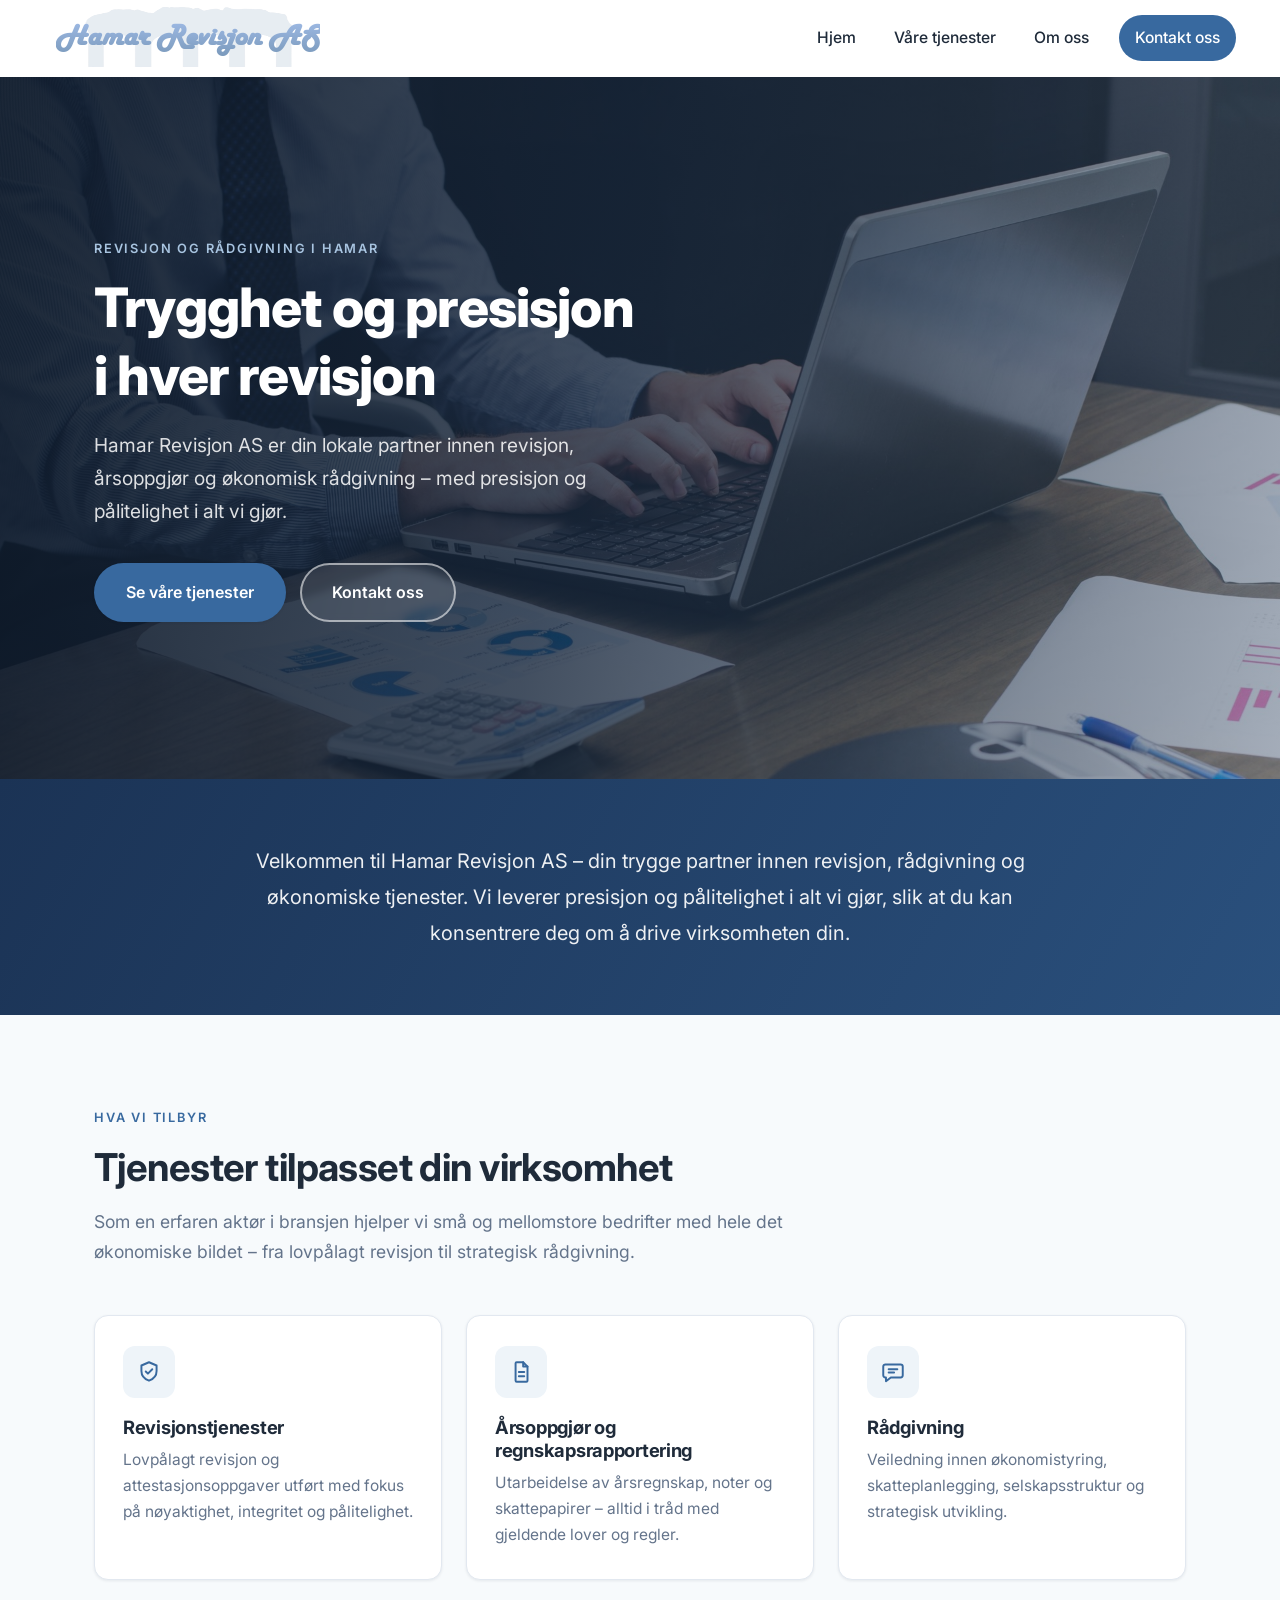
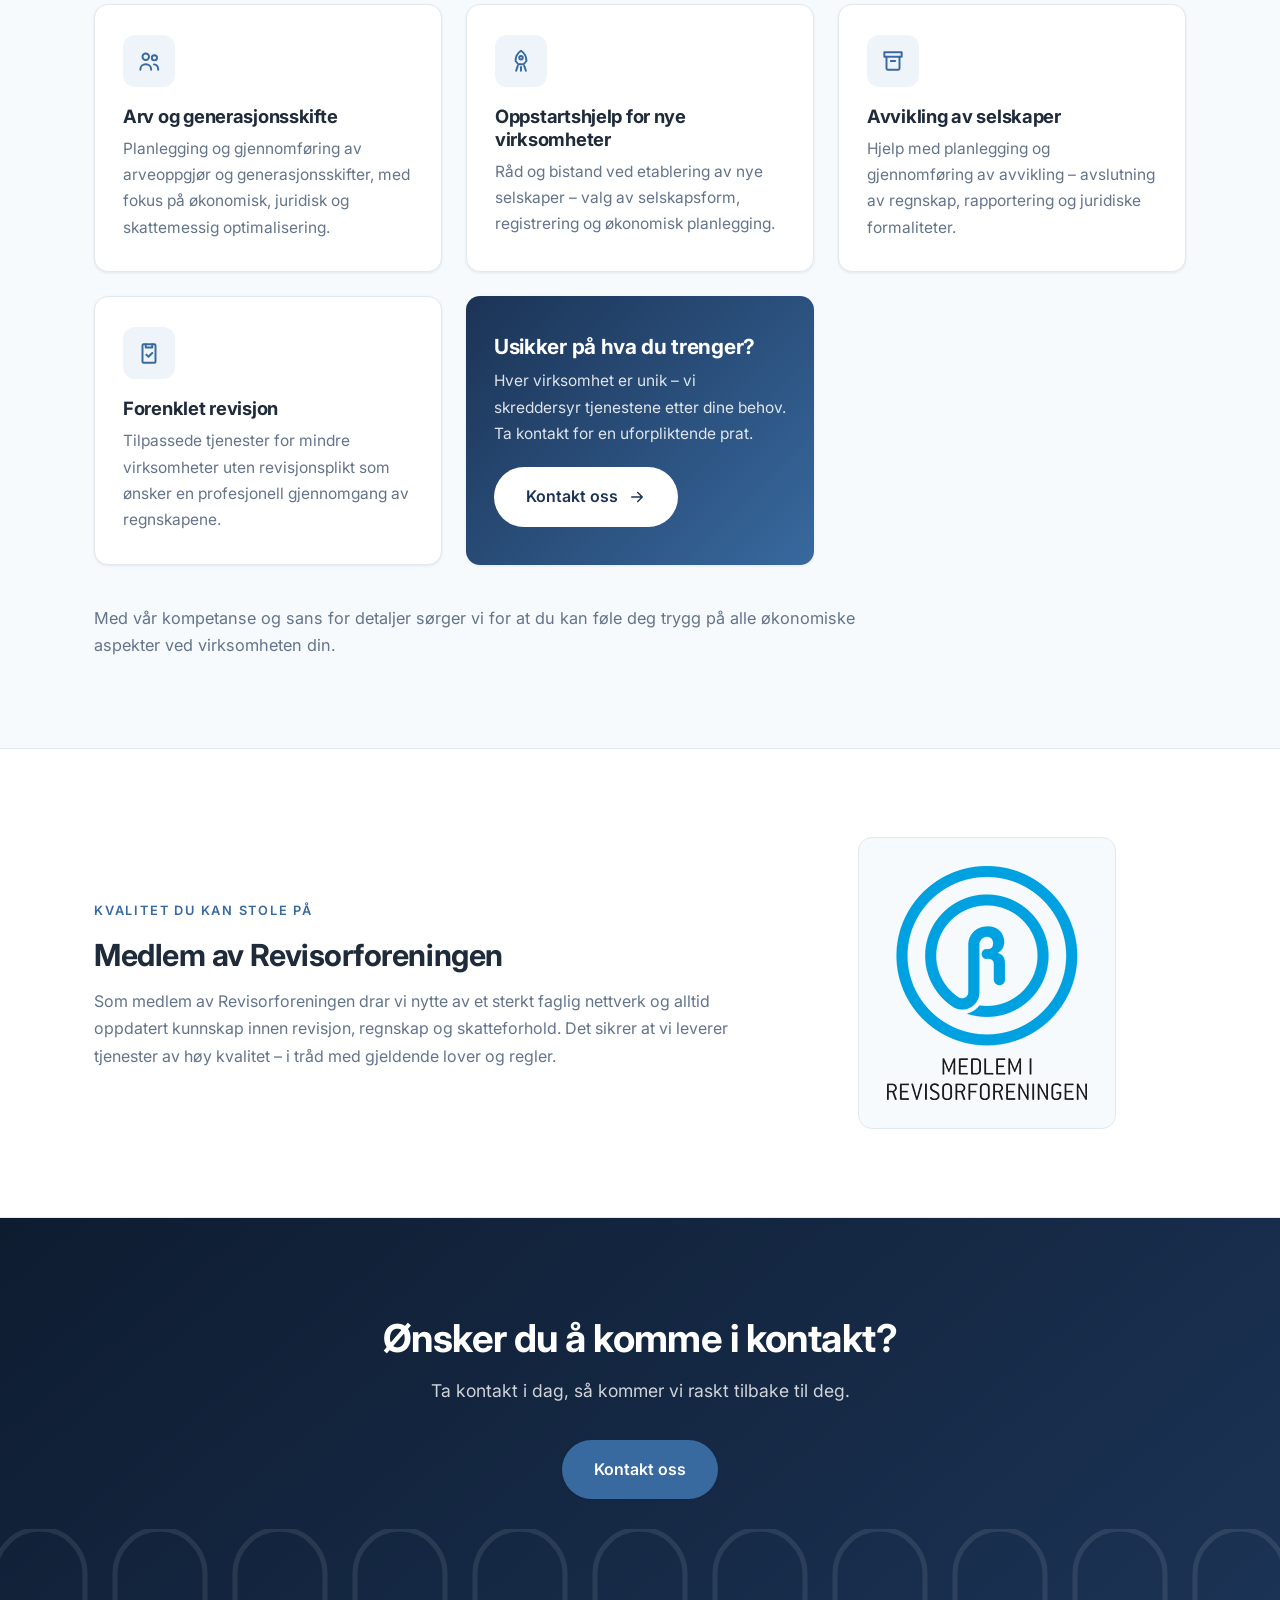
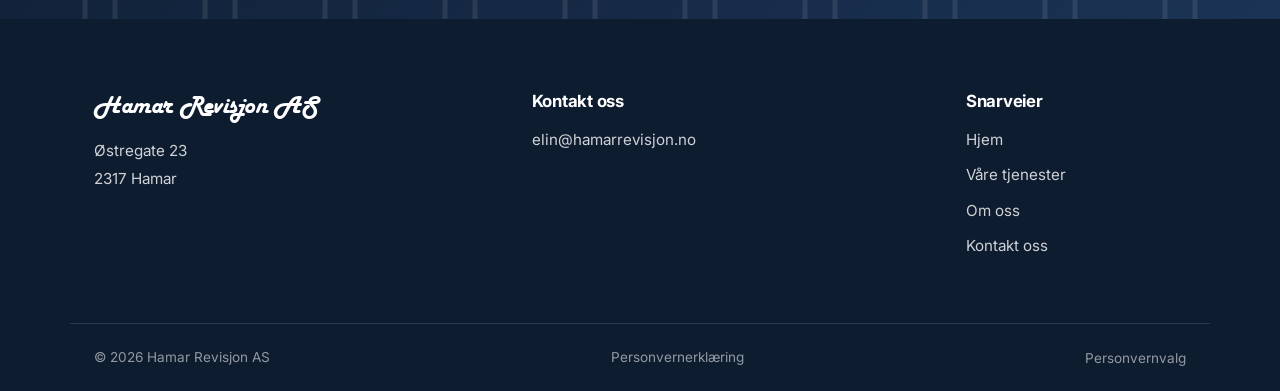
<file: index.html>
<!DOCTYPE html>
<html lang="no">
<head>
  <meta charset="UTF-8">
  <meta name="viewport" content="width=device-width, initial-scale=1.0">
  <title>Hamar Revisjon AS – Revisjon, årsoppgjør og rådgivning i Hamar</title>
  <meta name="description" content="Hamar Revisjon AS tilbyr profesjonelle revisjonstjenester, årsoppgjør,
  regnskapsrapportering og rådgivning i Hamar. Kontakt oss for trygg økonomisk veiledning.">
  <link rel="canonical" href="https://www.hamarrevisjon.no/">
  <meta name="robots" content="index, follow">
  <meta name="apple-mobile-web-app-title" content="Hamar Revisjon AS">

  <meta property="og:type" content="website">
  <meta property="og:title" content="Hamar Revisjon AS – Trygghet og presisjon i hver revisjon">
  <meta property="og:description" content="Din lokale partner innen revisjon, årsoppgjør og økonomisk rådgivning i Hamar.">
  <meta property="og:url" content="https://www.hamarrevisjon.no/">
  <meta property="og:image" content="https://www.hamarrevisjon.no/images/hero.jpg">

  <!-- Fonts -->
  <link rel="preconnect" href="https://fonts.googleapis.com">
  <link rel="preconnect" href="https://fonts.gstatic.com" crossorigin>
  <link href="https://fonts.googleapis.com/css2?family=Inter:wght@400;500;600;700;800&display=swap" rel="stylesheet">

  <link rel="stylesheet" href="styles.css">

  <!-- Standard Favicon -->
  <link rel="shortcut icon" href="/favicon.ico">

  <!-- PNG Favicons -->
  <link rel="icon" href="favicon_io/favicon-32x32.png" sizes="32x32" type="image/png">
  <link rel="icon" href="favicon_io/favicon-16x16.png" sizes="16x16" type="image/png">
  <link rel="icon" type="image/png" href="favicon_io/favicon-96x96.png" sizes="96x96">
  <link rel="icon" href="favicon_io/web-app-manifest-192x192.png" sizes="192x192" type="image/png">
  <link rel="icon" href="favicon_io/web-app-manifest-512x512.png" sizes="512x512" type="image/png">
  <link rel="icon" type="image/svg+xml" href="favicon_io/favicon.svg">

  <!-- Apple Touch Icon -->
  <link rel="apple-touch-icon" href="favicon_io/apple-touch-icon.png">

  <!-- Web Manifest -->
  <link rel="manifest" href="favicon_io/site.webmanifest">

  <script type="application/ld+json">
    {
      "@context": "https://schema.org",
      "@type": "AccountingService",
      "name": "Hamar Revisjon AS",
      "url": "https://www.hamarrevisjon.no",
      "logo": "https://www.hamarrevisjon.no/favicon_io/web-app-manifest-192x192.png",
      "email": "elin@hamarrevisjon.no",
      "address": {
        "@type": "PostalAddress",
        "streetAddress": "Østregate 23",
        "postalCode": "2317",
        "addressLocality": "Hamar",
        "addressCountry": "NO"
      },
      "areaServed": "Hamar",
      "memberOf": {
        "@type": "Organization",
        "name": "Revisorforeningen",
        "url": "https://revisorforeningen.no"
      }
    }
  </script>
</head>
<body>

  <!-- Navigation -->
  <nav class="navbar">
    <div class="navbar__container">
      <div class="logo-background">
        <a href="/" id="navbar__logo">Hamar Revisjon AS</a>
      </div>

      <button class="navbar__toggle" id="mobile-menu" aria-label="Åpne meny" aria-expanded="false">
        <span class="bar"></span>
        <span class="bar"></span>
        <span class="bar"></span>
      </button>

      <ul class="navbar__menu">
        <li class="navbar__item"><a href="/" class="navbar__links">Hjem</a></li>
        <li class="navbar__item"><a href="#våretjenester" class="navbar__links">Våre tjenester</a></li>
        <li class="navbar__item"><a href="om_oss.html" class="navbar__links">Om oss</a></li>
        <li class="navbar__item"><a href="kontaktskjema.html" class="navbar__links navbar__links--cta">Kontakt oss</a></li>
      </ul>
    </div>
  </nav>

  <!-- Hero -->
  <header class="hero-front">
    <div class="hero-front__content">
      <span class="eyebrow">Revisjon og rådgivning i Hamar</span>
      <h1>Trygghet og presisjon i hver revisjon</h1>
      <p>Hamar Revisjon AS er din lokale partner innen revisjon, årsoppgjør og
        økonomisk rådgivning – med presisjon og pålitelighet i alt vi gjør.</p>
      <div class="buttons">
        <a href="#våretjenester" class="btn btn--primary">Se våre tjenester</a>
        <a href="kontaktskjema.html" class="btn btn--ghost">Kontakt oss</a>
      </div>
    </div>
  </header>

  <!-- Intro band -->
  <section class="intro-band">
    <div class="container reveal">
      <p>Velkommen til Hamar Revisjon AS – din trygge partner innen revisjon,
        rådgivning og økonomiske tjenester. Vi leverer presisjon og pålitelighet
        i alt vi gjør, slik at du kan konsentrere deg om å drive virksomheten din.</p>
    </div>
  </section>

  <!-- Services -->
  <section class="section" id="våretjenester">
    <div class="container">
      <div class="reveal">
        <span class="eyebrow">Hva vi tilbyr</span>
        <h2 class="section__title">Tjenester tilpasset din virksomhet</h2>
        <p class="section__lead">Som en erfaren aktør i bransjen hjelper vi små og
          mellomstore bedrifter med hele det økonomiske bildet – fra lovpålagt
          revisjon til strategisk rådgivning.</p>
      </div>

      <div class="services__grid">
        <article class="service-card reveal">
          <div class="service-card__icon" aria-hidden="true">
            <svg viewBox="0 0 24 24" fill="none" stroke="currentColor" stroke-width="1.8" stroke-linecap="round" stroke-linejoin="round">
              <path d="M12 3l7 3v5c0 4.5-3 7.5-7 9-4-1.5-7-4.5-7-9V6l7-3z"/>
              <path d="M9 11.5l2 2 4-4"/>
            </svg>
          </div>
          <h3>Revisjonstjenester</h3>
          <p>Lovpålagt revisjon og attestasjonsoppgaver utført med fokus på
            nøyaktighet, integritet og pålitelighet.</p>
        </article>

        <article class="service-card reveal" style="--d:.05s">
          <div class="service-card__icon" aria-hidden="true">
            <svg viewBox="0 0 24 24" fill="none" stroke="currentColor" stroke-width="1.8" stroke-linecap="round" stroke-linejoin="round">
              <path d="M8 3h6l4 4v13a1 1 0 0 1-1 1H8a1 1 0 0 1-1-1V4a1 1 0 0 1 1-1z"/>
              <path d="M14 3v4h4"/>
              <path d="M10 12h5M10 16h5"/>
            </svg>
          </div>
          <h3>Årsoppgjør og regnskapsrapportering</h3>
          <p>Utarbeidelse av årsregnskap, noter og skattepapirer – alltid i tråd
            med gjeldende lover og regler.</p>
        </article>

        <article class="service-card reveal" style="--d:.1s">
          <div class="service-card__icon" aria-hidden="true">
            <svg viewBox="0 0 24 24" fill="none" stroke="currentColor" stroke-width="1.8" stroke-linecap="round" stroke-linejoin="round">
              <path d="M5 5h14a2 2 0 0 1 2 2v8a2 2 0 0 1-2 2h-9l-4.5 3.5V17H5a2 2 0 0 1-2-2V7a2 2 0 0 1 2-2z"/>
              <path d="M8 9.5h8M8 12.5h5"/>
            </svg>
          </div>
          <h3>Rådgivning</h3>
          <p>Veiledning innen økonomistyring, skatteplanlegging, selskapsstruktur
            og strategisk utvikling.</p>
        </article>

        <article class="service-card reveal">
          <div class="service-card__icon" aria-hidden="true">
            <svg viewBox="0 0 24 24" fill="none" stroke="currentColor" stroke-width="1.8" stroke-linecap="round" stroke-linejoin="round">
              <circle cx="9" cy="8" r="3"/>
              <path d="M4 20c0-3 2.2-5 5-5s5 2 5 5"/>
              <circle cx="17" cy="9" r="2.4"/>
              <path d="M16.5 15.1c2.5.2 4 2 4 4.9"/>
            </svg>
          </div>
          <h3>Arv og generasjonsskifte</h3>
          <p>Planlegging og gjennomføring av arveoppgjør og generasjonsskifter,
            med fokus på økonomisk, juridisk og skattemessig optimalisering.</p>
        </article>

        <article class="service-card reveal" style="--d:.05s">
          <div class="service-card__icon" aria-hidden="true">
            <svg viewBox="0 0 24 24" fill="none" stroke="currentColor" stroke-width="1.8" stroke-linecap="round" stroke-linejoin="round">
              <path d="M12 2.5c3 2 5 6 5 9.5l-2.5 3h-5L7 12c0-3.5 2-7.5 5-9.5z"/>
              <circle cx="12" cy="9" r="1.6"/>
              <path d="M9 16.5L7.5 21M15 16.5L16.5 21M12 17.5V21"/>
            </svg>
          </div>
          <h3>Oppstartshjelp for nye virksomheter</h3>
          <p>Råd og bistand ved etablering av nye selskaper – valg av
            selskapsform, registrering og økonomisk planlegging.</p>
        </article>

        <article class="service-card reveal" style="--d:.1s">
          <div class="service-card__icon" aria-hidden="true">
            <svg viewBox="0 0 24 24" fill="none" stroke="currentColor" stroke-width="1.8" stroke-linecap="round" stroke-linejoin="round">
              <path d="M4 4h16v4H4z"/>
              <path d="M6 8v11a1 1 0 0 0 1 1h10a1 1 0 0 0 1-1V8"/>
              <path d="M10 12h4"/>
            </svg>
          </div>
          <h3>Avvikling av selskaper</h3>
          <p>Hjelp med planlegging og gjennomføring av avvikling – avslutning av
            regnskap, rapportering og juridiske formaliteter.</p>
        </article>

        <article class="service-card reveal">
          <div class="service-card__icon" aria-hidden="true">
            <svg viewBox="0 0 24 24" fill="none" stroke="currentColor" stroke-width="1.8" stroke-linecap="round" stroke-linejoin="round">
              <path d="M9 4h6v3H9z"/>
              <path d="M15 4h2a1 1 0 0 1 1 1v15a1 1 0 0 1-1 1H7a1 1 0 0 1-1-1V5a1 1 0 0 1 1-1h2"/>
              <path d="M9.5 13.5l2 2 3.5-3.5"/>
            </svg>
          </div>
          <h3>Forenklet revisjon</h3>
          <p>Tilpassede tjenester for mindre virksomheter uten revisjonsplikt som
            ønsker en profesjonell gjennomgang av regnskapene.</p>
        </article>

        <article class="service-card service-card--cta reveal" style="--d:.05s">
          <h3>Usikker på hva du trenger?</h3>
          <p>Hver virksomhet er unik – vi skreddersyr tjenestene etter dine behov.
            Ta kontakt for en uforpliktende prat.</p>
          <a href="kontaktskjema.html" class="btn">
            Kontakt oss
            <svg viewBox="0 0 24 24" width="18" height="18" fill="none" stroke="currentColor" stroke-width="2" stroke-linecap="round" stroke-linejoin="round" aria-hidden="true">
              <path d="M5 12h14M13 6l6 6-6 6"/>
            </svg>
          </a>
        </article>
      </div>

      <p class="services__note reveal">Med vår kompetanse og sans for detaljer sørger
        vi for at du kan føle deg trygg på alle økonomiske aspekter ved virksomheten din.</p>
    </div>
  </section>

  <!-- Member of Revisorforeningen -->
  <section class="section member">
    <div class="container member__inner">
      <div class="member__text reveal">
        <span class="eyebrow">Kvalitet du kan stole på</span>
        <h2>Medlem av Revisorforeningen</h2>
        <p>Som medlem av Revisorforeningen drar vi nytte av et sterkt faglig
          nettverk og alltid oppdatert kunnskap innen revisjon, regnskap og
          skatteforhold. Det sikrer at vi leverer tjenester av høy kvalitet –
          i tråd med gjeldende lover og regler.</p>
      </div>
      <div class="member__logo reveal" style="--d:.1s">
        <a href="https://revisorforeningen.no">
          <img src="images/medlemrevisorforeningen.png" alt="Medlem av Revisorforeningen" loading="lazy">
        </a>
      </div>
    </div>
  </section>

  <!-- CTA -->
  <section class="cta-band" id="kontakt">
    <div class="container reveal">
      <h2>Ønsker du å komme i kontakt?</h2>
      <p>Ta kontakt i dag, så kommer vi raskt tilbake til deg.</p>
      <a href="kontaktskjema.html" class="btn btn--primary">Kontakt oss</a>
    </div>
  </section>

  <!-- Footer -->
  <footer class="footer">
    <div class="footer__content">
      <div class="footer__info">
        <a href="/"><h3>Hamar Revisjon AS</h3></a>
        <p>Østregate 23<br>2317 Hamar</p>
      </div>
      <div class="footer__info">
        <h3>Kontakt oss</h3>
        <p><a href="mailto:elin@hamarrevisjon.no">elin@hamarrevisjon.no</a></p>
      </div>
      <div class="footer__info">
        <h3>Snarveier</h3>
        <ul class="footer__links">
          <li><a href="/">Hjem</a></li>
          <li><a href="/#våretjenester">Våre tjenester</a></li>
          <li><a href="om_oss.html">Om oss</a></li>
          <li><a href="kontaktskjema.html">Kontakt oss</a></li>
        </ul>
      </div>
    </div>
    <div class="footer__bottom-bar">
      <span>© 2026 Hamar Revisjon AS</span>
      <a href="Personvernerklæring.pdf">Personvernerklæring</a>
      <button type="button" class="footer__consent" id="consent-manage">Personvernvalg</button>
    </div>
  </footer>

  <script src="app.js"></script>
</body>
</html>
</file>
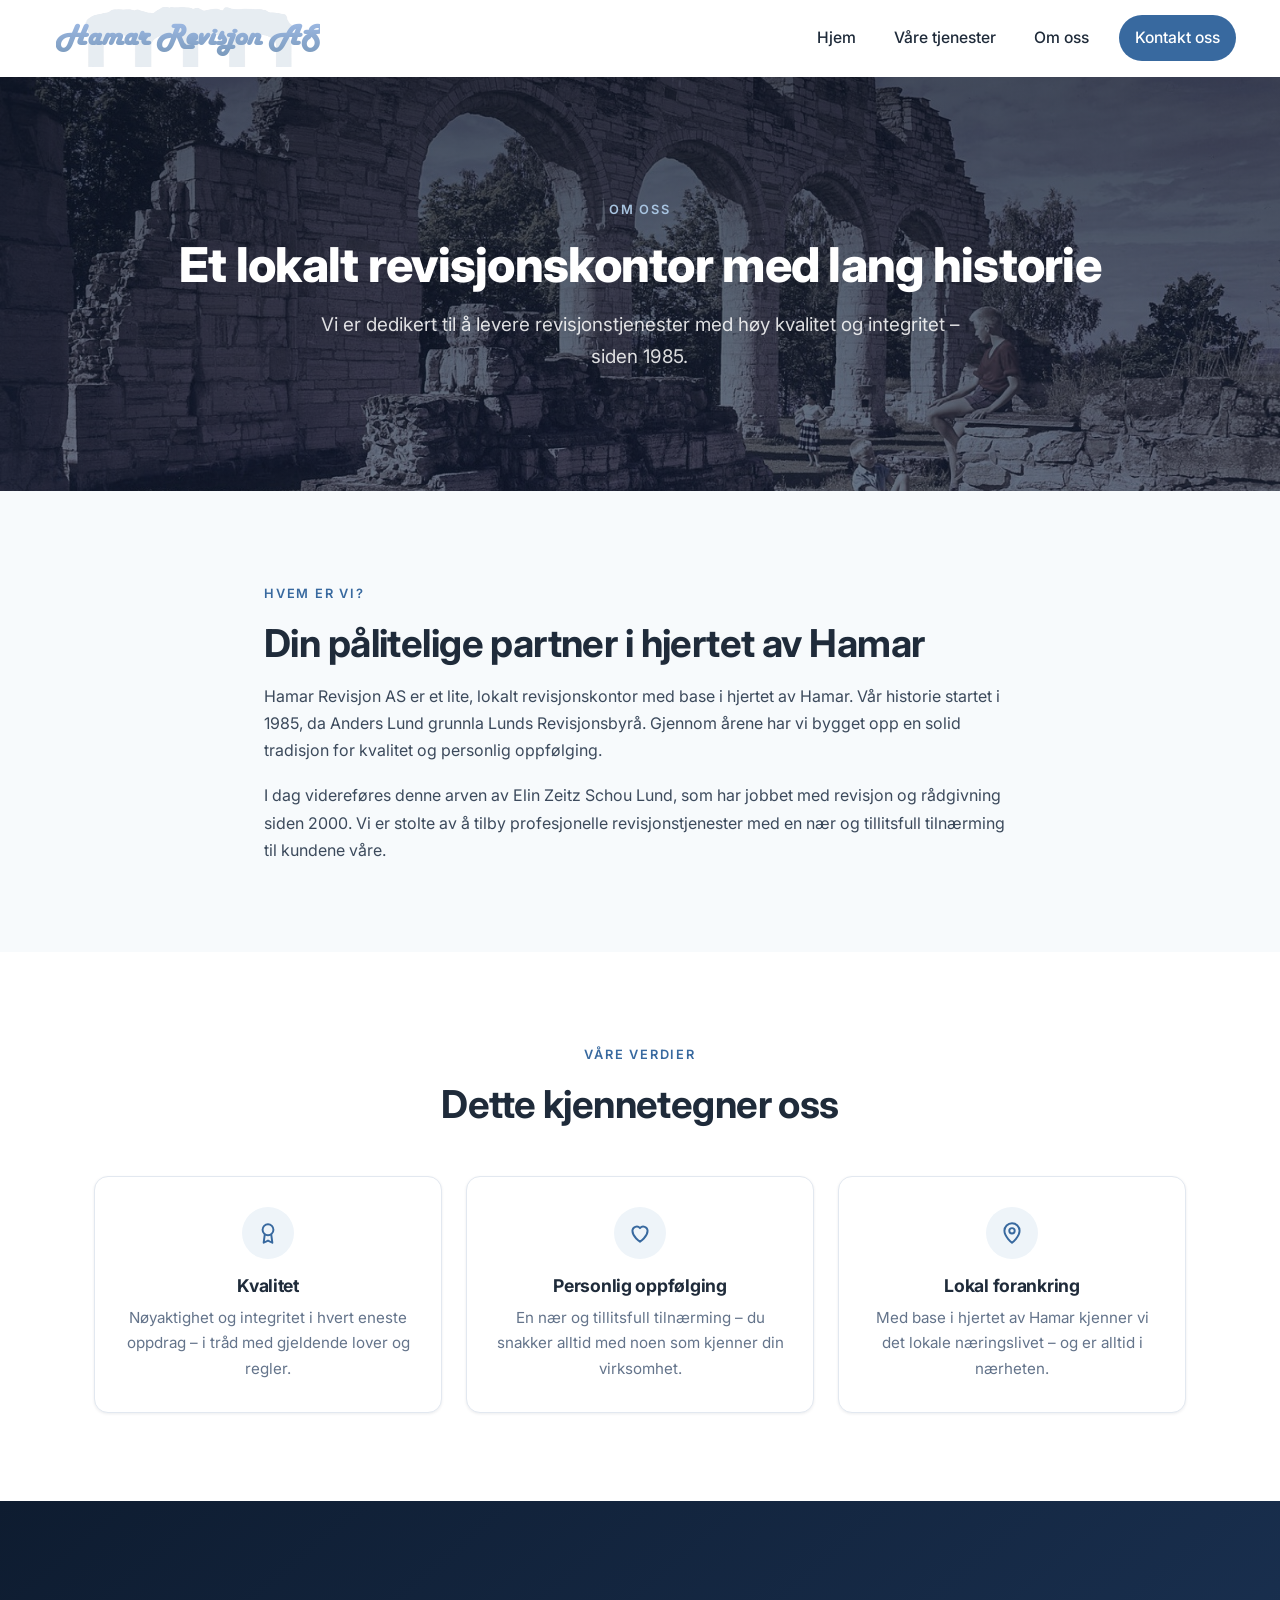
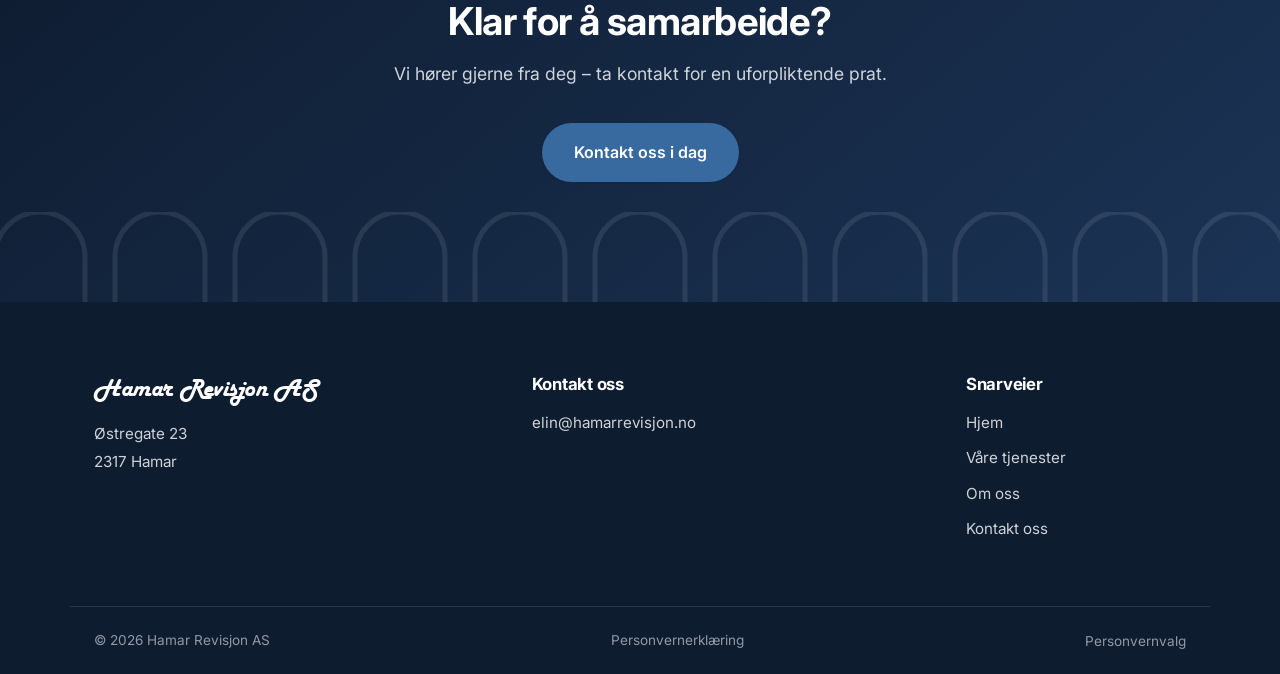
<file: om_oss.html>
<!DOCTYPE html>
<html lang="no">
<head>
  <meta charset="UTF-8">
  <meta name="viewport" content="width=device-width, initial-scale=1.0">
  <title>Om oss – Hamar Revisjon AS</title>
  <meta name="description" content="Lær mer om Hamar Revisjon AS, vår historie, og hvordan vi har hjulpet bedrifter
  i Hamar med revisjonstjenester siden 1985.">
  <link rel="canonical" href="https://www.hamarrevisjon.no/om_oss">
  <meta name="robots" content="index, follow">
  <meta name="apple-mobile-web-app-title" content="Hamar Revisjon AS">

  <meta property="og:type" content="website">
  <meta property="og:title" content="Om oss – Hamar Revisjon AS">
  <meta property="og:description" content="Et lokalt revisjonskontor i hjertet av Hamar – med historie tilbake til 1985.">
  <meta property="og:url" content="https://www.hamarrevisjon.no/om_oss">
  <meta property="og:image" content="https://www.hamarrevisjon.no/images/domkirken.jpg">

  <!-- Fonts -->
  <link rel="preconnect" href="https://fonts.googleapis.com">
  <link rel="preconnect" href="https://fonts.gstatic.com" crossorigin>
  <link href="https://fonts.googleapis.com/css2?family=Inter:wght@400;500;600;700;800&display=swap" rel="stylesheet">

  <link rel="stylesheet" href="styles.css">

  <!-- Standard Favicon -->
  <link rel="shortcut icon" href="/favicon.ico">

  <!-- PNG Favicons -->
  <link rel="icon" href="favicon_io/favicon-32x32.png" sizes="32x32" type="image/png">
  <link rel="icon" href="favicon_io/favicon-16x16.png" sizes="16x16" type="image/png">
  <link rel="icon" type="image/png" href="favicon_io/favicon-96x96.png" sizes="96x96">
  <link rel="icon" href="favicon_io/web-app-manifest-192x192.png" sizes="192x192" type="image/png">
  <link rel="icon" href="favicon_io/web-app-manifest-512x512.png" sizes="512x512" type="image/png">
  <link rel="icon" type="image/svg+xml" href="favicon_io/favicon.svg">

  <!-- Apple Touch Icon -->
  <link rel="apple-touch-icon" href="favicon_io/apple-touch-icon.png">

  <!-- Web Manifest -->
  <link rel="manifest" href="favicon_io/site.webmanifest">

  <script type="application/ld+json">
    {
      "@context": "https://schema.org",
      "@type": "AccountingService",
      "name": "Hamar Revisjon AS",
      "url": "https://www.hamarrevisjon.no",
      "logo": "https://www.hamarrevisjon.no/favicon_io/web-app-manifest-192x192.png",
      "email": "elin@hamarrevisjon.no",
      "foundingDate": "1985",
      "address": {
        "@type": "PostalAddress",
        "streetAddress": "Østregate 23",
        "postalCode": "2317",
        "addressLocality": "Hamar",
        "addressCountry": "NO"
      }
    }
  </script>
</head>
<body>

  <!-- Navigation -->
  <nav class="navbar">
    <div class="navbar__container">
      <div class="logo-background">
        <a href="/" id="navbar__logo">Hamar Revisjon AS</a>
      </div>

      <button class="navbar__toggle" id="mobile-menu" aria-label="Åpne meny" aria-expanded="false">
        <span class="bar"></span>
        <span class="bar"></span>
        <span class="bar"></span>
      </button>

      <ul class="navbar__menu">
        <li class="navbar__item"><a href="/" class="navbar__links">Hjem</a></li>
        <li class="navbar__item"><a href="/#våretjenester" class="navbar__links">Våre tjenester</a></li>
        <li class="navbar__item"><a href="om_oss.html" class="navbar__links">Om oss</a></li>
        <li class="navbar__item"><a href="kontaktskjema.html" class="navbar__links navbar__links--cta">Kontakt oss</a></li>
      </ul>
    </div>
  </nav>

  <!-- Page hero -->
  <header class="page-hero page-hero--img">
    <div>
      <span class="eyebrow">Om oss</span>
      <h1>Et lokalt revisjonskontor med lang historie</h1>
      <p>Vi er dedikert til å levere revisjonstjenester med høy kvalitet
        og integritet – siden 1985.</p>
    </div>
  </header>

  <!-- Story -->
  <section class="section">
    <div class="container about-story__inner">
      <div class="about-story__text reveal">
        <span class="eyebrow">Hvem er vi?</span>
        <h2 class="section__title">Din pålitelige partner i hjertet av Hamar</h2>
        <p>Hamar Revisjon AS er et lite, lokalt revisjonskontor med base i
          hjertet av Hamar. Vår historie startet i 1985, da Anders Lund
          grunnla Lunds Revisjonsbyrå. Gjennom årene har vi bygget opp en
          solid tradisjon for kvalitet og personlig oppfølging.</p>
        <p>I dag videreføres denne arven av Elin Zeitz Schou Lund, som har
          jobbet med revisjon og rådgivning siden 2000. Vi er stolte av å
          tilby profesjonelle revisjonstjenester med en nær og tillitsfull
          tilnærming til kundene våre.</p>
      </div>
    </div>
  </section>

  <!-- Values -->
  <section class="section section--tint">
    <div class="container center">
      <div class="reveal">
        <span class="eyebrow">Våre verdier</span>
        <h2 class="section__title">Dette kjennetegner oss</h2>
      </div>

      <div class="values__grid">
        <div class="value-card reveal">
          <div class="value-card__icon" aria-hidden="true">
            <svg viewBox="0 0 24 24" fill="none" stroke="currentColor" stroke-width="1.8" stroke-linecap="round" stroke-linejoin="round">
              <circle cx="12" cy="9" r="5"/>
              <path d="M9 13.5L8 21l4-2 4 2-1-7.5"/>
            </svg>
          </div>
          <h3>Kvalitet</h3>
          <p>Nøyaktighet og integritet i hvert eneste oppdrag – i tråd med
            gjeldende lover og regler.</p>
        </div>

        <div class="value-card reveal" style="--d:.05s">
          <div class="value-card__icon" aria-hidden="true">
            <svg viewBox="0 0 24 24" fill="none" stroke="currentColor" stroke-width="1.8" stroke-linecap="round" stroke-linejoin="round">
              <path d="M12 20s-7-4.5-7-10a4 4 0 0 1 7-2.5A4 4 0 0 1 19 10c0 5.5-7 10-7 10z"/>
            </svg>
          </div>
          <h3>Personlig oppfølging</h3>
          <p>En nær og tillitsfull tilnærming – du snakker alltid med noen som
            kjenner din virksomhet.</p>
        </div>

        <div class="value-card reveal" style="--d:.1s">
          <div class="value-card__icon" aria-hidden="true">
            <svg viewBox="0 0 24 24" fill="none" stroke="currentColor" stroke-width="1.8" stroke-linecap="round" stroke-linejoin="round">
              <path d="M12 21s-7-5.5-7-11a7 7 0 0 1 14 0c0 5.5-7 11-7 11z"/>
              <circle cx="12" cy="10" r="2.5"/>
            </svg>
          </div>
          <h3>Lokal forankring</h3>
          <p>Med base i hjertet av Hamar kjenner vi det lokale næringslivet –
            og er alltid i nærheten.</p>
        </div>
      </div>
    </div>
  </section>

  <!-- CTA -->
  <section class="cta-band">
    <div class="container reveal">
      <h2>Klar for å samarbeide?</h2>
      <p>Vi hører gjerne fra deg – ta kontakt for en uforpliktende prat.</p>
      <a href="kontaktskjema.html" class="btn btn--primary">Kontakt oss i dag</a>
    </div>
  </section>

  <!-- Footer -->
  <footer class="footer">
    <div class="footer__content">
      <div class="footer__info">
        <a href="/"><h3>Hamar Revisjon AS</h3></a>
        <p>Østregate 23<br>2317 Hamar</p>
      </div>
      <div class="footer__info">
        <h3>Kontakt oss</h3>
        <p><a href="mailto:elin@hamarrevisjon.no">elin@hamarrevisjon.no</a></p>
      </div>
      <div class="footer__info">
        <h3>Snarveier</h3>
        <ul class="footer__links">
          <li><a href="/">Hjem</a></li>
          <li><a href="/#våretjenester">Våre tjenester</a></li>
          <li><a href="om_oss.html">Om oss</a></li>
          <li><a href="kontaktskjema.html">Kontakt oss</a></li>
        </ul>
      </div>
    </div>
    <div class="footer__bottom-bar">
      <span>© 2026 Hamar Revisjon AS</span>
      <a href="Personvernerklæring.pdf">Personvernerklæring</a>
      <button type="button" class="footer__consent" id="consent-manage">Personvernvalg</button>
    </div>
  </footer>

  <script src="app.js"></script>
</body>
</html>
</file>
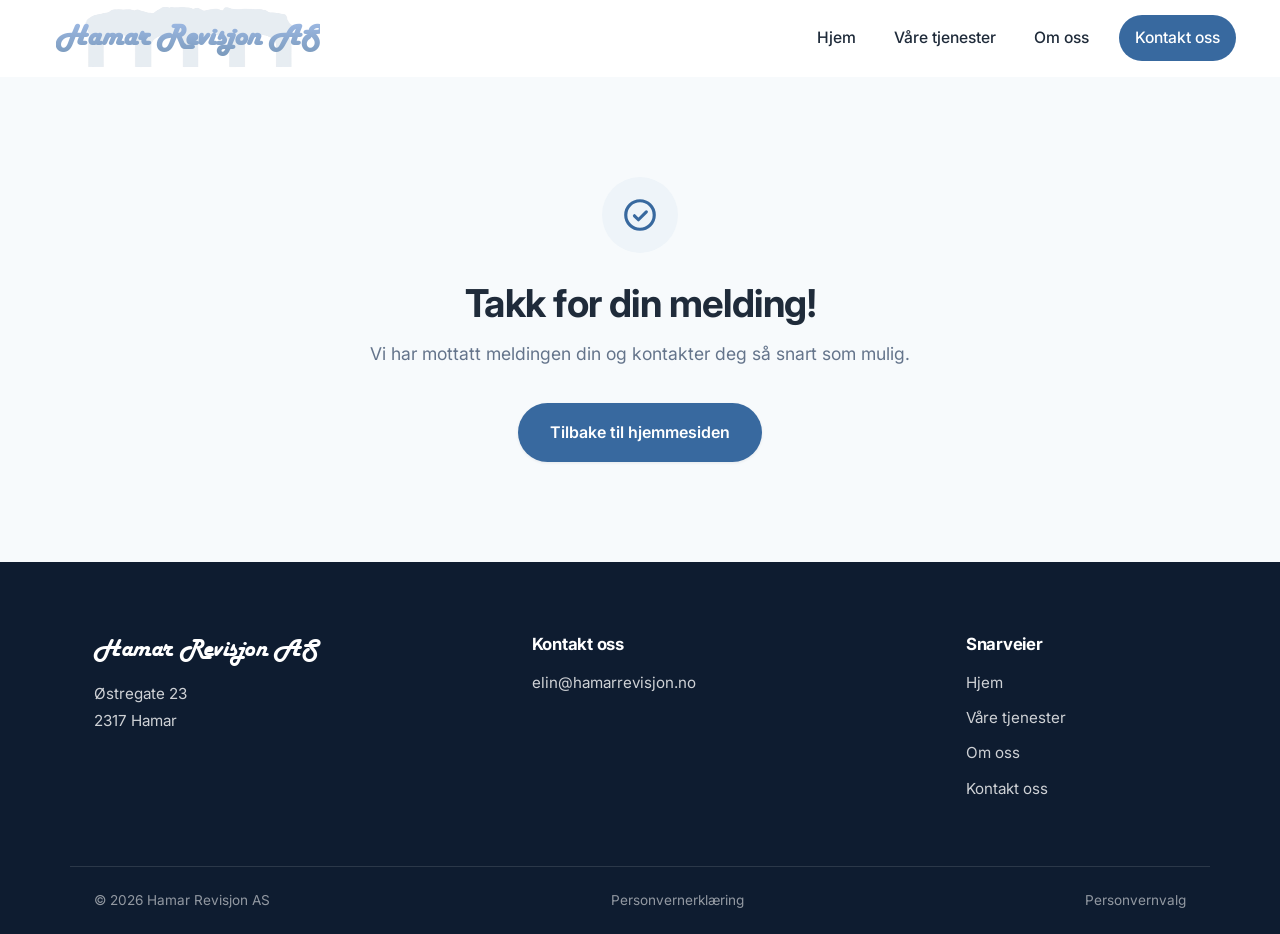
<file: takk.html>
<!DOCTYPE html>
<html lang="no">
<head>
  <meta charset="UTF-8">
  <meta name="viewport" content="width=device-width, initial-scale=1.0">
  <title>Takk for din melding – Hamar Revisjon AS</title>
  <meta name="robots" content="noindex">

  <!-- Fonts -->
  <link rel="preconnect" href="https://fonts.googleapis.com">
  <link rel="preconnect" href="https://fonts.gstatic.com" crossorigin>
  <link href="https://fonts.googleapis.com/css2?family=Inter:wght@400;500;600;700;800&display=swap" rel="stylesheet">

  <link rel="stylesheet" href="styles.css">

  <!-- Standard Favicon -->
  <link rel="shortcut icon" href="/favicon.ico">
  <link rel="icon" href="favicon_io/favicon-32x32.png" sizes="32x32" type="image/png">
  <link rel="icon" href="favicon_io/favicon-16x16.png" sizes="16x16" type="image/png">
  <link rel="apple-touch-icon" href="favicon_io/apple-touch-icon.png">
</head>
<body>

  <!-- Navigation -->
  <nav class="navbar">
    <div class="navbar__container">
      <div class="logo-background">
        <a href="/" id="navbar__logo">Hamar Revisjon AS</a>
      </div>

      <button class="navbar__toggle" id="mobile-menu" aria-label="Åpne meny" aria-expanded="false">
        <span class="bar"></span>
        <span class="bar"></span>
        <span class="bar"></span>
      </button>

      <ul class="navbar__menu">
        <li class="navbar__item"><a href="/" class="navbar__links">Hjem</a></li>
        <li class="navbar__item"><a href="/#våretjenester" class="navbar__links">Våre tjenester</a></li>
        <li class="navbar__item"><a href="om_oss.html" class="navbar__links">Om oss</a></li>
        <li class="navbar__item"><a href="kontaktskjema.html" class="navbar__links navbar__links--cta">Kontakt oss</a></li>
      </ul>
    </div>
  </nav>

  <main class="takk__melding">
    <div class="takk__icon" aria-hidden="true">
      <svg viewBox="0 0 24 24" fill="none" stroke="currentColor" stroke-width="2" stroke-linecap="round" stroke-linejoin="round">
        <circle cx="12" cy="12" r="9"/>
        <path d="M8.5 12.5l2.5 2.5 5-5"/>
      </svg>
    </div>
    <h1>Takk for din melding!</h1>
    <p>Vi har mottatt meldingen din og kontakter deg så snart som mulig.</p>
    <a href="/" class="btn btn--primary">Tilbake til hjemmesiden</a>
  </main>

  <!-- Footer -->
  <footer class="footer">
    <div class="footer__content">
      <div class="footer__info">
        <a href="/"><h3>Hamar Revisjon AS</h3></a>
        <p>Østregate 23<br>2317 Hamar</p>
      </div>
      <div class="footer__info">
        <h3>Kontakt oss</h3>
        <p><a href="mailto:elin@hamarrevisjon.no">elin@hamarrevisjon.no</a></p>
      </div>
      <div class="footer__info">
        <h3>Snarveier</h3>
        <ul class="footer__links">
          <li><a href="/">Hjem</a></li>
          <li><a href="/#våretjenester">Våre tjenester</a></li>
          <li><a href="om_oss.html">Om oss</a></li>
          <li><a href="kontaktskjema.html">Kontakt oss</a></li>
        </ul>
      </div>
    </div>
    <div class="footer__bottom-bar">
      <span>© 2026 Hamar Revisjon AS</span>
      <a href="Personvernerklæring.pdf">Personvernerklæring</a>
      <button type="button" class="footer__consent" id="consent-manage">Personvernvalg</button>
    </div>
  </footer>

  <script src="app.js"></script>
</body>
</html>
</file>
<file: styles.css>
/* ============================================================
   Hamar Revisjon AS — styles.css
   Design system: modern minimal, refined blues, arch motif
   ============================================================ */

/* ---------- Design tokens ---------- */
:root {
  /* Colors — anchored to the steel blue of the arch logo (#7393B3) */
  --navy-950: #0e1c30;
  --navy-900: #14263f;
  --navy-800: #1b3355;
  --blue-700: #2a507d;
  --blue-600: #38699f;
  --blue-500: #4f80b1;
  --brand:    #7393b3;
  --blue-200: #c4d4e4;
  --blue-100: #dde8f2;
  --blue-50:  #eef4f9;
  --bg:       #f7fafc;
  --surface:  #ffffff;
  --ink:      #1f2b3a;
  --text:     #3c4a5c;
  --muted:    #64748b;
  --border:   #e2e8f0;

  /* Typography */
  --font-body: 'Inter', -apple-system, BlinkMacSystemFont, 'Segoe UI', Roboto, sans-serif;
  --font-logo: 'HarlowSolidItalic', cursive;

  /* Layout */
  --container: 1140px;
  --radius: 14px;
  --radius-sm: 8px;
  --shadow-sm: 0 1px 3px rgba(15, 30, 50, 0.08);
  --shadow-md: 0 6px 20px rgba(15, 30, 50, 0.10);
  --shadow-lg: 0 16px 40px rgba(15, 30, 50, 0.16);

  /* Motion */
  --ease: cubic-bezier(0.22, 0.61, 0.36, 1);
}

@font-face {
  font-family: 'HarlowSolidItalic';
  src: url('HARLOWSI_1.TTF') format('truetype');
  font-display: swap;
}

/* ---------- Reset & base ---------- */
*,
*::before,
*::after {
  box-sizing: border-box;
  margin: 0;
  padding: 0;
}

html {
  scroll-behavior: smooth;
  scroll-padding-top: 90px;
}

body {
  font-family: var(--font-body);
  color: var(--text);
  background: var(--bg);
  line-height: 1.7;
  font-size: 1rem;
  -webkit-font-smoothing: antialiased;
  text-rendering: optimizeLegibility;
}

img {
  max-width: 100%;
  display: block;
}

h1, h2, h3, h4 {
  color: var(--ink);
  line-height: 1.25;
  font-weight: 700;
  letter-spacing: -0.015em;
}

a {
  color: var(--blue-600);
}

:focus-visible {
  outline: 3px solid rgba(56, 105, 159, 0.45);
  outline-offset: 2px;
  border-radius: 4px;
}

::selection {
  background: var(--blue-200);
  color: var(--navy-900);
}

/* ---------- Utilities ---------- */
.container {
  max-width: var(--container);
  margin: 0 auto;
  padding: 0 24px;
}

.section {
  padding: 88px 0;
}

.section--tint {
  background: var(--surface);
}

.eyebrow {
  display: inline-block;
  font-size: 0.8rem;
  font-weight: 600;
  letter-spacing: 0.14em;
  text-transform: uppercase;
  color: var(--blue-600);
  margin-bottom: 14px;
}

.section__title {
  font-size: clamp(1.7rem, 3.4vw, 2.4rem);
  margin-bottom: 16px;
}

.section__lead {
  font-size: 1.1rem;
  max-width: 46rem;
  color: var(--muted);
}

.center {
  text-align: center;
}

.center .section__lead {
  margin-inline: auto;
}

/* ---------- Buttons ---------- */
.btn {
  display: inline-flex;
  align-items: center;
  justify-content: center;
  gap: 10px;
  padding: 14px 30px;
  font-family: inherit;
  font-size: 1rem;
  font-weight: 600;
  border-radius: 999px;
  border: 2px solid transparent;
  cursor: pointer;
  text-decoration: none;
  transition: background-color 0.25s var(--ease), border-color 0.25s var(--ease),
              color 0.25s var(--ease), transform 0.25s var(--ease), box-shadow 0.25s var(--ease);
}

.btn:hover {
  transform: translateY(-2px);
}

.btn--primary {
  background: var(--blue-600);
  color: #fff;
  box-shadow: var(--shadow-sm);
}

.btn--primary:hover {
  background: var(--blue-700);
  box-shadow: var(--shadow-md);
}

.btn--ghost {
  background: rgba(255, 255, 255, 0.08);
  border-color: rgba(255, 255, 255, 0.55);
  color: #fff;
  backdrop-filter: blur(4px);
}

.btn--ghost:hover {
  background: rgba(255, 255, 255, 0.18);
  border-color: #fff;
}

/* ---------- Header / navigation ---------- */
.navbar {
  position: sticky;
  top: 0;
  z-index: 999;
  background: rgba(255, 255, 255, 0.92);
  backdrop-filter: blur(12px);
  -webkit-backdrop-filter: blur(12px);
  border-bottom: 1px solid transparent;
  transition: border-color 0.3s var(--ease), box-shadow 0.3s var(--ease);
}

.navbar.scrolled {
  border-bottom-color: var(--border);
  box-shadow: var(--shadow-sm);
}

.navbar__container {
  max-width: 1240px;
  margin: 0 auto;
  padding: 0 24px;
  height: 76px;
  display: flex;
  align-items: center;
  justify-content: space-between;
}

/* Logo — Harlow script over faded arch image (kept from original identity) */
.logo-background {
  position: relative;
  display: inline-flex;
  align-items: center;
  padding: 8px 12px;
}

.logo-background::before {
  content: '';
  position: absolute;
  inset: 0;
  transform: scale(1.35, 0.94);
  background: url('images/logo-removebg-preview.png') no-repeat center center;
  background-size: contain;
  opacity: 0.17;
  z-index: -1;
}

#navbar__logo {
  font-family: var(--font-logo);
  font-size: 1.9rem;
  font-weight: 650;
  text-decoration: none;
  white-space: nowrap;
  background-image: linear-gradient(to top, var(--brand) 0%, #a6c1ee 100%);
  -webkit-background-clip: text;
  background-clip: text;
  -webkit-text-fill-color: transparent;
  color: var(--brand); /* fallback */
}

.navbar__menu {
  display: flex;
  align-items: center;
  gap: 6px;
  list-style: none;
}

.navbar__links {
  display: inline-block;
  padding: 10px 16px;
  font-size: 0.98rem;
  font-weight: 500;
  color: var(--ink);
  text-decoration: none;
  border-radius: 999px;
  transition: background-color 0.25s var(--ease), color 0.25s var(--ease);
}

.navbar__links:hover {
  background: var(--blue-50);
  color: var(--blue-700);
}

.navbar__links--cta {
  background: var(--blue-600);
  color: #fff;
  margin-left: 8px;
}

.navbar__links--cta:hover {
  background: var(--blue-700);
  color: #fff;
}

/* Hamburger */
.navbar__toggle {
  display: none;
  flex-direction: column;
  justify-content: center;
  gap: 6px;
  width: 44px;
  height: 44px;
  padding: 8px;
  background: none;
  border: none;
  cursor: pointer;
}

.navbar__toggle .bar {
  display: block;
  width: 26px;
  height: 3px;
  margin: 0 auto;
  border-radius: 3px;
  background: var(--blue-600);
  transition: transform 0.3s var(--ease), opacity 0.3s var(--ease);
}

.navbar__toggle.is-active .bar:nth-child(1) {
  transform: translateY(9px) rotate(45deg);
}

.navbar__toggle.is-active .bar:nth-child(2) {
  opacity: 0;
}

.navbar__toggle.is-active .bar:nth-child(3) {
  transform: translateY(-9px) rotate(-45deg);
}

@media (max-width: 960px) {
  .navbar__toggle {
    display: flex;
  }

  .navbar__menu {
    position: absolute;
    top: 76px;
    left: 0;
    right: 0;
    flex-direction: column;
    align-items: stretch;
    gap: 4px;
    padding: 16px 20px 24px;
    background: var(--surface);
    border-bottom: 1px solid var(--border);
    box-shadow: var(--shadow-md);
    opacity: 0;
    visibility: hidden;
    transform: translateY(-12px);
    transition: opacity 0.3s var(--ease), transform 0.3s var(--ease), visibility 0.3s;
  }

  .navbar__menu.active {
    opacity: 1;
    visibility: visible;
    transform: translateY(0);
  }

  .navbar__links {
    text-align: center;
    padding: 14px;
    font-size: 1.05rem;
  }

  .navbar__links--cta {
    margin-left: 0;
    margin-top: 6px;
  }
}

/* ---------- Hero (front page) ---------- */
.hero-front {
  position: relative;
  min-height: 78vh;
  display: flex;
  align-items: center;
  background: url('images/hero.jpg') no-repeat center 30% / cover;
  isolation: isolate;
}

.hero-front::before {
  content: '';
  position: absolute;
  inset: 0;
  z-index: -1;
  background: linear-gradient(100deg,
    rgba(10, 22, 38, 0.92) 0%,
    rgba(14, 30, 52, 0.78) 45%,
    rgba(20, 42, 72, 0.38) 100%);
}

.hero-front__content {
  max-width: var(--container);
  margin: 0 auto;
  padding: 120px 24px;
  width: 100%;
}

.hero-front .eyebrow {
  color: #a8c4e0;
}

.hero-front h1 {
  color: #fff;
  font-size: clamp(2.1rem, 5vw, 3.4rem);
  font-weight: 800;
  max-width: 15ch;
  margin-bottom: 20px;
}

.hero-front p {
  color: rgba(255, 255, 255, 0.85);
  font-size: clamp(1.05rem, 2vw, 1.2rem);
  max-width: 34rem;
  margin-bottom: 36px;
}

.hero-front .buttons {
  display: flex;
  flex-wrap: wrap;
  gap: 14px;
}

/* ---------- Intro band ---------- */
.intro-band {
  background: linear-gradient(120deg, var(--navy-800), var(--blue-700));
  color: #fff;
  padding: 64px 0;
}

.intro-band p {
  max-width: 52rem;
  margin: 0 auto;
  text-align: center;
  font-size: clamp(1.05rem, 2vw, 1.25rem);
  line-height: 1.8;
  color: rgba(255, 255, 255, 0.92);
}

/* ---------- Services ---------- */
.services__grid {
  display: grid;
  grid-template-columns: repeat(auto-fill, minmax(300px, 1fr));
  gap: 24px;
  margin-top: 48px;
}

.service-card {
  background: var(--surface);
  border: 1px solid var(--border);
  border-radius: var(--radius);
  padding: 30px 28px;
  box-shadow: var(--shadow-sm);
  transition: transform 0.3s var(--ease), box-shadow 0.3s var(--ease), border-color 0.3s var(--ease);
}

.service-card:hover {
  transform: translateY(-4px);
  box-shadow: var(--shadow-md);
  border-color: var(--blue-200);
}

.service-card__icon {
  width: 52px;
  height: 52px;
  display: grid;
  place-items: center;
  border-radius: 12px;
  background: var(--blue-50);
  color: var(--blue-600);
  margin-bottom: 18px;
}

.service-card__icon svg {
  width: 26px;
  height: 26px;
}

.service-card h3 {
  font-size: 1.15rem;
  margin-bottom: 8px;
}

.service-card p {
  font-size: 0.97rem;
  color: var(--muted);
}

/* CTA card in services grid */
.service-card--cta {
  display: flex;
  flex-direction: column;
  justify-content: center;
  align-items: flex-start;
  background: linear-gradient(135deg, var(--navy-800), var(--blue-600));
  border: none;
  color: #fff;
}

.service-card--cta h3 {
  color: #fff;
  font-size: 1.3rem;
}

.service-card--cta p {
  color: rgba(255, 255, 255, 0.85);
  margin-bottom: 20px;
}

.service-card--cta .btn {
  background: #fff;
  color: var(--navy-800);
}

.service-card--cta .btn:hover {
  background: var(--blue-50);
}

.services__note {
  margin-top: 40px;
  max-width: 50rem;
  color: var(--muted);
  font-size: 1.02rem;
}

/* ---------- Member section (Revisorforeningen) ---------- */
.member {
  background: var(--surface);
  border-top: 1px solid var(--border);
  border-bottom: 1px solid var(--border);
}

.member__inner {
  display: flex;
  align-items: center;
  gap: 56px;
}

.member__text {
  flex: 1.6;
}

.member__text h2 {
  font-size: clamp(1.4rem, 2.6vw, 1.9rem);
  margin-bottom: 14px;
}

.member__text p {
  color: var(--muted);
}

.member__logo {
  flex: 1;
  display: flex;
  justify-content: center;
}

.member__logo a {
  display: block;
  padding: 28px;
  background: var(--bg);
  border: 1px solid var(--border);
  border-radius: var(--radius);
  transition: transform 0.3s var(--ease), box-shadow 0.3s var(--ease);
}

.member__logo a:hover {
  transform: translateY(-3px);
  box-shadow: var(--shadow-md);
}

.member__logo img {
  max-width: 240px;
}

@media (max-width: 820px) {
  .member__inner {
    flex-direction: column;
    gap: 36px;
    text-align: center;
  }
}

/* ---------- CTA band (arches motif) ---------- */
.cta-band {
  position: relative;
  background: linear-gradient(140deg, var(--navy-950), var(--navy-800));
  color: #fff;
  text-align: center;
  padding: 96px 0 120px;
  overflow: hidden;
}

/* Repeating arch silhouettes along the bottom — echo of the logo */
.cta-band::after {
  content: '';
  position: absolute;
  left: 0;
  right: 0;
  bottom: 0;
  height: 90px;
  background: url("data:image/svg+xml,%3Csvg xmlns='http://www.w3.org/2000/svg' width='120' height='90' viewBox='0 0 120 90'%3E%3Cpath d='M15 90 V45 a45 45 0 0 1 90 0 V90' fill='none' stroke='%23ffffff' stroke-opacity='0.09' stroke-width='5'/%3E%3C/svg%3E") repeat-x bottom / 120px 90px;
  pointer-events: none;
}

.cta-band h2 {
  color: #fff;
  font-size: clamp(1.7rem, 3.4vw, 2.4rem);
  margin-bottom: 14px;
}

.cta-band p {
  color: rgba(255, 255, 255, 0.8);
  max-width: 38rem;
  margin: 0 auto 34px;
  font-size: 1.1rem;
}

/* ---------- Page hero (subpages) ---------- */
.page-hero {
  position: relative;
  display: flex;
  align-items: center;
  justify-content: center;
  text-align: center;
  min-height: 46vh;
  padding: 90px 24px;
  background: linear-gradient(140deg, var(--navy-950), var(--navy-800));
  isolation: isolate;
}

.page-hero--img {
  background: url('images/domkirken.jpg') no-repeat center 65% / cover;
}

.page-hero--img::before {
  content: '';
  position: absolute;
  inset: 0;
  z-index: -1;
  background: linear-gradient(180deg, rgba(10, 22, 38, 0.72), rgba(14, 30, 52, 0.6));
}

.page-hero .eyebrow {
  color: #a8c4e0;
}

.page-hero h1 {
  color: #fff;
  font-size: clamp(2rem, 4.5vw, 3rem);
  font-weight: 800;
  margin-bottom: 14px;
}

.page-hero p {
  color: rgba(255, 255, 255, 0.85);
  font-size: clamp(1.02rem, 2vw, 1.18rem);
  max-width: 42rem;
  margin: 0 auto;
}

/* ---------- About page ---------- */
.about-story__inner {
  max-width: 50rem;
}

.about-story__text p + p {
  margin-top: 18px;
}

/* Values cards */
.values__grid {
  display: grid;
  grid-template-columns: repeat(auto-fill, minmax(260px, 1fr));
  gap: 24px;
  margin-top: 48px;
}

.value-card {
  background: var(--surface);
  border: 1px solid var(--border);
  border-radius: var(--radius);
  padding: 30px 28px;
  text-align: center;
  box-shadow: var(--shadow-sm);
  transition: transform 0.3s var(--ease), box-shadow 0.3s var(--ease);
}

.value-card:hover {
  transform: translateY(-4px);
  box-shadow: var(--shadow-md);
}

.value-card__icon {
  width: 52px;
  height: 52px;
  margin: 0 auto 16px;
  display: grid;
  place-items: center;
  border-radius: 50%;
  background: var(--blue-50);
  color: var(--blue-600);
}

.value-card__icon svg {
  width: 26px;
  height: 26px;
}

.value-card h3 {
  font-size: 1.1rem;
  margin-bottom: 8px;
}

.value-card p {
  font-size: 0.95rem;
  color: var(--muted);
}

/* ---------- Contact page ---------- */
.contact {
  padding: 80px 0;
}

.contact__inner {
  display: grid;
  grid-template-columns: 1fr 1.2fr;
  gap: 56px;
  align-items: start;
}

.contact__info h1 {
  font-size: clamp(1.8rem, 3.4vw, 2.4rem);
  margin-bottom: 16px;
}

.contact__info > p {
  color: var(--muted);
  font-size: 1.05rem;
  margin-bottom: 32px;
}

.contact__details {
  display: grid;
  gap: 16px;
}

.contact__detail {
  display: flex;
  align-items: flex-start;
  gap: 14px;
  padding: 18px 20px;
  background: var(--surface);
  border: 1px solid var(--border);
  border-radius: var(--radius-sm);
}

.contact__detail svg {
  width: 22px;
  height: 22px;
  flex-shrink: 0;
  color: var(--blue-600);
  margin-top: 3px;
}

.contact__detail strong {
  display: block;
  color: var(--ink);
  font-size: 0.95rem;
}

.contact__detail a,
.contact__detail span {
  font-size: 0.95rem;
  color: var(--muted);
  text-decoration: none;
}

.contact__detail a:hover {
  color: var(--blue-600);
  text-decoration: underline;
}

/* Form */
.contact-form {
  background: var(--surface);
  border: 1px solid var(--border);
  border-radius: var(--radius);
  padding: 38px 34px;
  box-shadow: var(--shadow-md);
}

.contact-form label {
  display: block;
  font-weight: 600;
  font-size: 0.95rem;
  color: var(--ink);
  margin-bottom: 6px;
}

.contact-form input,
.contact-form textarea {
  width: 100%;
  font-family: inherit;
  font-size: 1rem;
  color: var(--ink);
  padding: 13px 15px;
  margin-bottom: 22px;
  background: var(--bg);
  border: 1px solid var(--border);
  border-radius: var(--radius-sm);
  transition: border-color 0.2s var(--ease), box-shadow 0.2s var(--ease), background-color 0.2s var(--ease);
}

.contact-form textarea {
  resize: vertical;
  min-height: 140px;
}

.contact-form input:focus,
.contact-form textarea:focus {
  outline: none;
  background: var(--surface);
  border-color: var(--blue-500);
  box-shadow: 0 0 0 3px rgba(56, 105, 159, 0.18);
}

.contact-form input.error,
.contact-form textarea.error {
  border-color: #d64545;
  box-shadow: 0 0 0 3px rgba(214, 69, 69, 0.14);
}

.contact-form button[type="submit"] {
  width: 100%;
  margin-top: 4px;
}

.contact-form .g-recaptcha {
  margin-bottom: 22px;
}

.error-messages {
  display: none;
  margin-top: 18px;
  padding: 14px 16px;
  background: #fdf0f0;
  border: 1px solid #e9b8b8;
  border-radius: var(--radius-sm);
  color: #a13030;
  font-size: 0.95rem;
  line-height: 1.6;
}

#captcha-error {
  display: none;
  color: #a13030;
  font-size: 0.9rem;
  margin-bottom: 16px;
}

/* ---------- reCAPTCHA consent ---------- */

/* app.js styrer synlighet med hidden-attributtet. Denne regelen sikrer at det
   virker uansett hvilken display en klasse måtte få senere. */
[hidden] {
  display: none !important;
}

.consent {
  margin-bottom: 22px;
  padding: 14px 16px;
  background: var(--blue-50);
  border: 1px solid var(--blue-200);
  border-radius: var(--radius-sm);
}

.consent__text {
  font-size: 0.85rem;
  line-height: 1.55;
  color: var(--text);
  margin-bottom: 12px;
}

.consent__text a {
  color: var(--blue-700);
  text-decoration: underline;
}

/* Godta og Avvis skal være identiske: samme størrelse, farge og plassering.
   Ingen av dem skal framheves framfor den andre. */
.consent__actions {
  display: flex;
  gap: 12px;
}

.consent__btn {
  flex: 1 1 0;
  font-family: inherit;
  font-size: 0.9rem;
  font-weight: 600;
  padding: 9px 14px;
  color: var(--blue-700);
  background: var(--surface);
  border: 1px solid var(--blue-600);
  border-radius: var(--radius-sm);
  cursor: pointer;
  transition: background-color 0.2s var(--ease), box-shadow 0.2s var(--ease);
}

.consent__btn:hover {
  background: var(--blue-100);
}

.consent__btn:focus-visible {
  outline: none;
  box-shadow: 0 0 0 3px rgba(56, 105, 159, 0.28);
}

.consent__error {
  font-size: 0.9rem;
  color: #a13030;
  margin-bottom: 16px;
}

.consent-status {
  display: flex;
  flex-wrap: wrap;
  align-items: center;
  gap: 8px;
  font-size: 0.88rem;
  color: var(--muted);
  margin-bottom: 16px;
}

.consent-status__link {
  font-family: inherit;
  font-size: inherit;
  color: var(--blue-700);
  background: none;
  border: 0;
  padding: 0;
  text-decoration: underline;
  cursor: pointer;
}

.contact-form button[type="submit"]:disabled {
  opacity: 0.55;
  cursor: not-allowed;
}

/* Erstatter skjemaet når samtykket er avvist. Samme kortutseende som skjemaet,
   slik at den står der skjemaet sto og ikke leses som en varsling. */
.consent-declined {
  background: var(--surface);
  border: 1px solid var(--border);
  border-radius: var(--radius);
  padding: 38px 34px;
  box-shadow: var(--shadow-md);
}

.consent-declined h2 {
  font-size: 1.3rem;
  color: var(--ink);
  margin-bottom: 14px;
}

.consent-declined p {
  color: var(--text);
  line-height: 1.7;
  margin-bottom: 16px;
}

.consent-declined a {
  color: var(--blue-700);
  font-weight: 600;
  text-decoration: underline;
}

.consent-declined .btn {
  width: 100%;
  margin-top: 6px;
}

/* Angre-lenke i bunnteksten, på alle sider. Skal se ut som lenkene rundt seg,
   så den arver farge og understrekes bare ved hover slik de gjør. */
.footer__consent {
  font-family: inherit;
  font-size: inherit;
  color: inherit;
  background: none;
  border: 0;
  padding: 0;
  text-decoration: none;
  cursor: pointer;
}

.footer__consent:hover {
  color: #fff;
  text-decoration: underline;
}

@media (max-width: 900px) {
  .contact__inner {
    grid-template-columns: 1fr;
    gap: 40px;
  }
}

/* Map */
.map-section {
  padding: 0 0 88px;
}

#map {
  width: 100%;
  height: 420px;
  border-radius: var(--radius);
  border: 1px solid var(--border);
  box-shadow: var(--shadow-sm);
  z-index: 1; /* keep Leaflet under the sticky navbar */
}

/* ---------- Thank-you page ---------- */
.takk__melding {
  min-height: calc(100vh - 76px - 340px);
  display: flex;
  flex-direction: column;
  align-items: center;
  justify-content: center;
  text-align: center;
  padding: 100px 24px;
}

.takk__icon {
  width: 76px;
  height: 76px;
  display: grid;
  place-items: center;
  border-radius: 50%;
  background: var(--blue-50);
  color: var(--blue-600);
  margin-bottom: 26px;
}

.takk__icon svg {
  width: 38px;
  height: 38px;
}

.takk__melding h1 {
  font-size: clamp(1.8rem, 3.5vw, 2.4rem);
  margin-bottom: 12px;
}

.takk__melding p {
  color: var(--muted);
  font-size: 1.1rem;
  max-width: 34rem;
  margin-bottom: 34px;
}

/* ---------- Footer ---------- */
.footer {
  background: var(--navy-950);
  color: rgba(255, 255, 255, 0.8);
}

.footer__content {
  max-width: var(--container);
  margin: 0 auto;
  padding: 72px 24px 0;
  display: flex;
  flex-wrap: wrap;
  gap: 40px;
  justify-content: space-between;
}

.footer__info {
  min-width: 220px;
}

.footer__info h3 {
  color: #fff;
  font-size: 1.05rem;
  margin-bottom: 14px;
}

.footer__info > a {
  text-decoration: none;
}

.footer__info > a h3 {
  font-family: var(--font-logo);
  font-size: 1.6rem;
  font-weight: 500;
}

.footer__info p {
  font-size: 0.95rem;
  line-height: 1.8;
}

.footer__info a {
  color: rgba(255, 255, 255, 0.8);
  font-size: 0.95rem;
  text-decoration: none;
}

.footer__info a:hover {
  color: #fff;
  text-decoration: underline;
}

.footer__links {
  list-style: none;
}

.footer__links li {
  margin-bottom: 8px;
}

.footer__bottom-bar {
  max-width: var(--container);
  margin: 56px auto 0;
  padding: 22px 24px;
  border-top: 1px solid rgba(255, 255, 255, 0.12);
  display: flex;
  flex-wrap: wrap;
  gap: 12px;
  align-items: center;
  justify-content: space-between;
  font-size: 0.85rem;
  color: rgba(255, 255, 255, 0.55);
}

.footer__bottom-bar a {
  color: rgba(255, 255, 255, 0.55);
  text-decoration: none;
}

.footer__bottom-bar a:hover {
  color: #fff;
  text-decoration: underline;
}

/* ---------- Scroll reveal (subtle) ---------- */
.reveal {
  opacity: 0;
  transform: translateY(18px);
  transition: opacity 0.7s var(--ease), transform 0.7s var(--ease);
  transition-delay: var(--d, 0s);
}

.reveal.in-view {
  opacity: 1;
  transform: none;
}

@media (prefers-reduced-motion: reduce) {
  html {
    scroll-behavior: auto;
  }

  .reveal {
    opacity: 1;
    transform: none;
    transition: none;
  }

  .btn:hover,
  .service-card:hover,
  .value-card:hover {
    transform: none;
  }
}

/* ---------- Small screens ---------- */
@media (max-width: 600px) {
  .section {
    padding: 64px 0;
  }

  .hero-front {
    min-height: 70vh;
  }

  .hero-front__content {
    padding: 90px 24px;
  }

  .hero-front .buttons .btn {
    width: 100%;
  }

  #navbar__logo {
    font-size: 1.5rem;
  }

  .contact-form {
    padding: 28px 22px;
  }
}
</file>
